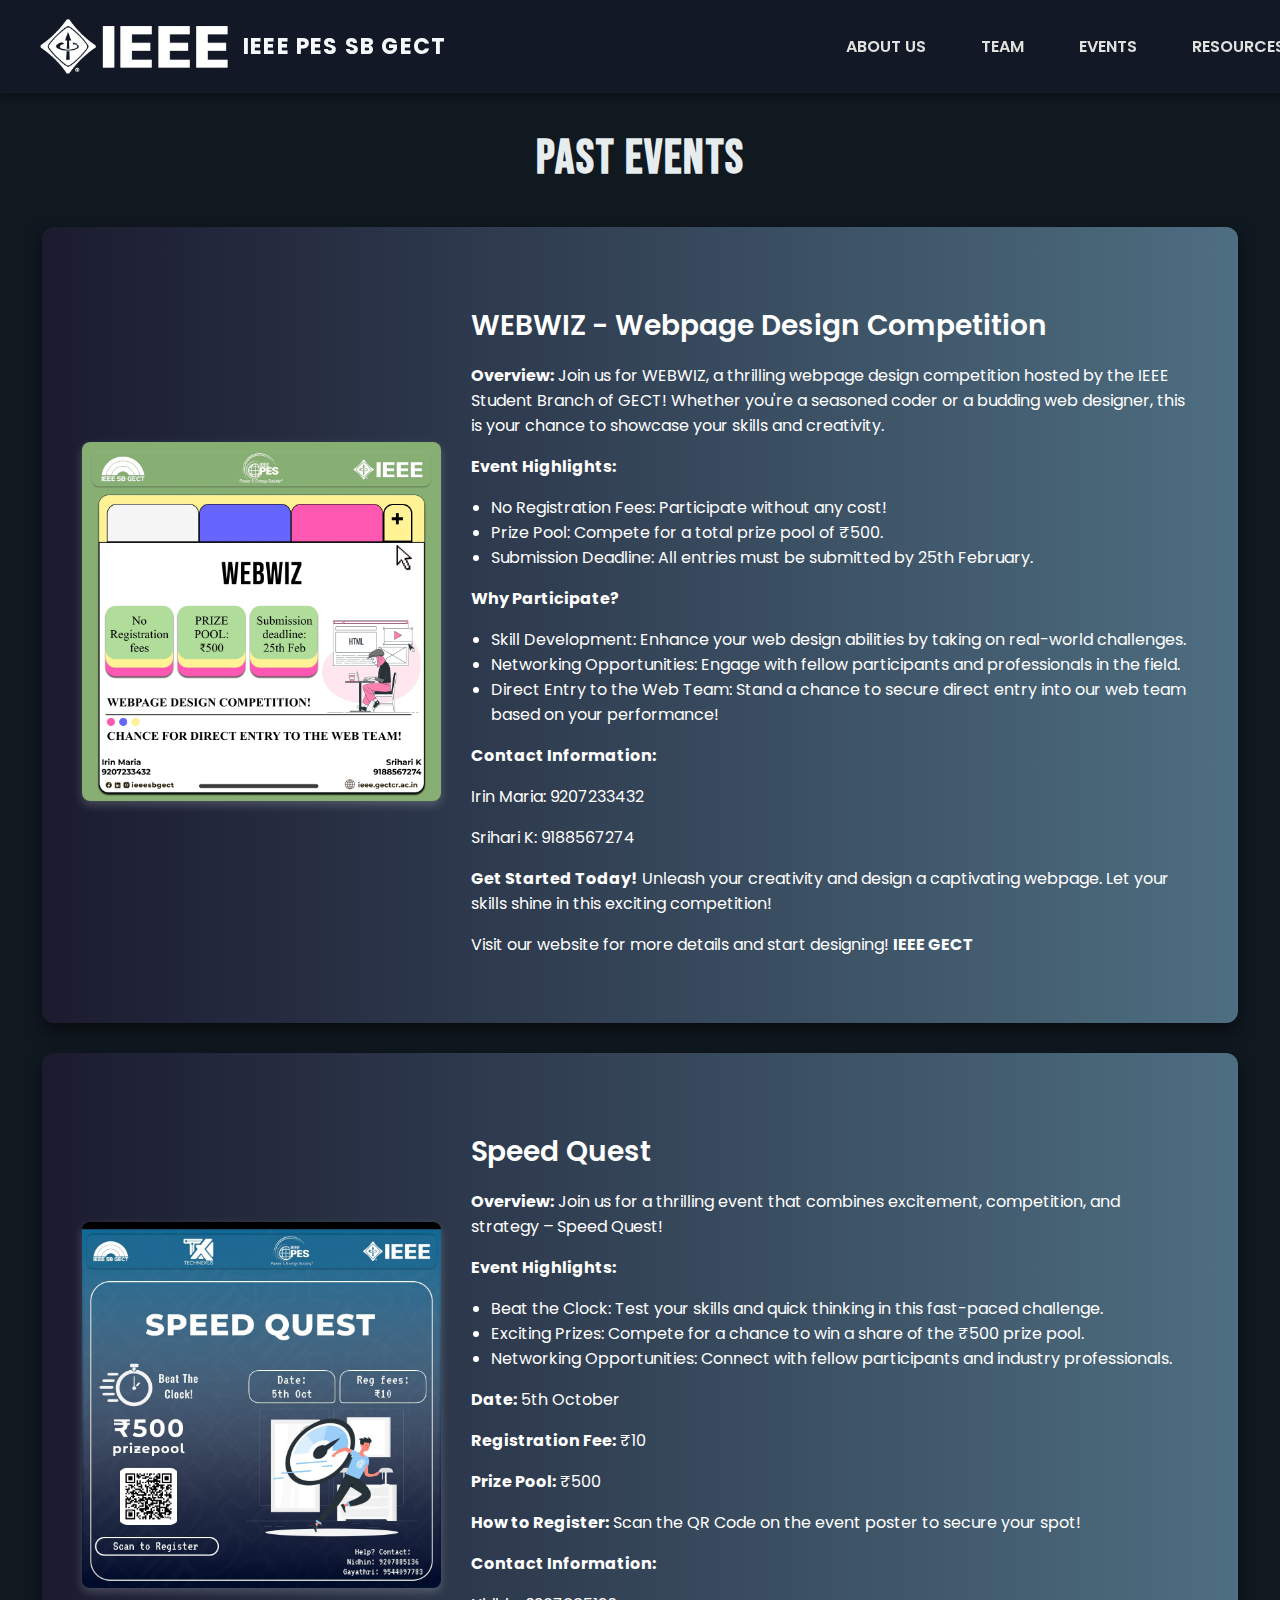
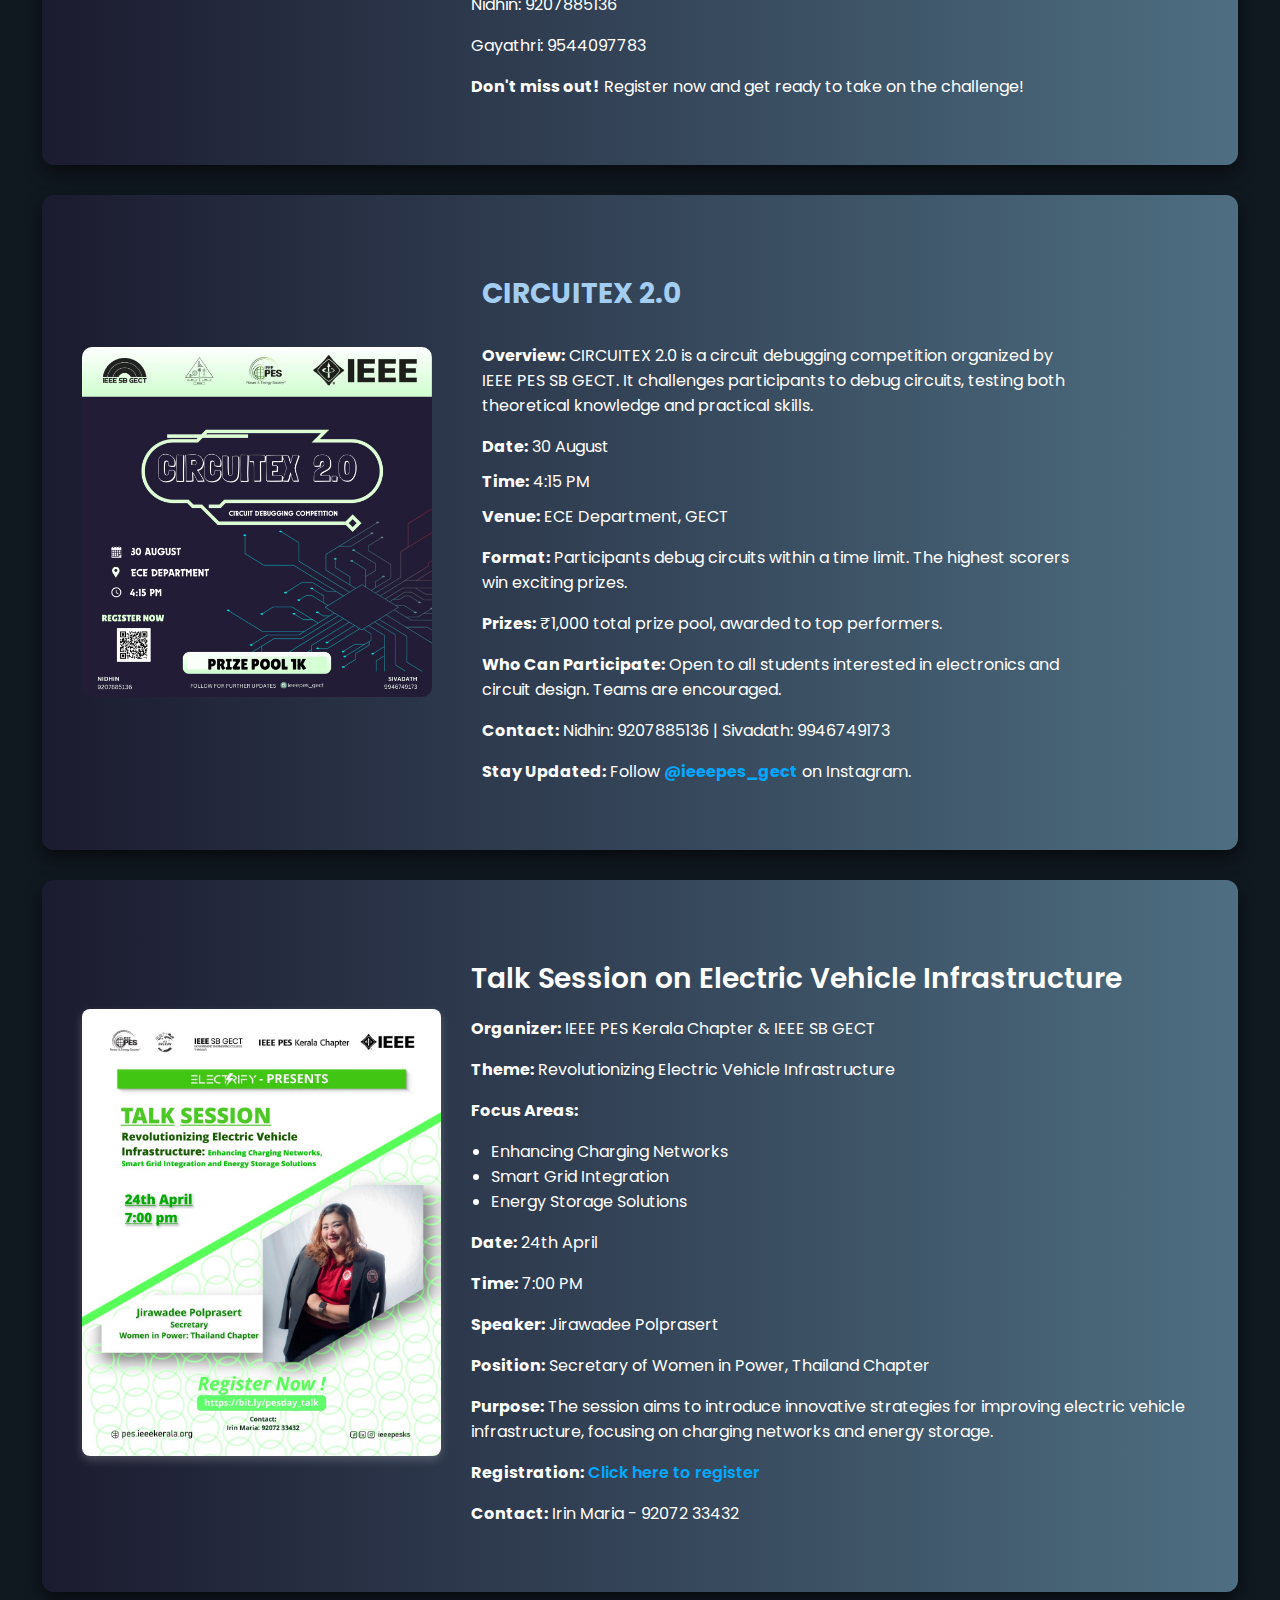
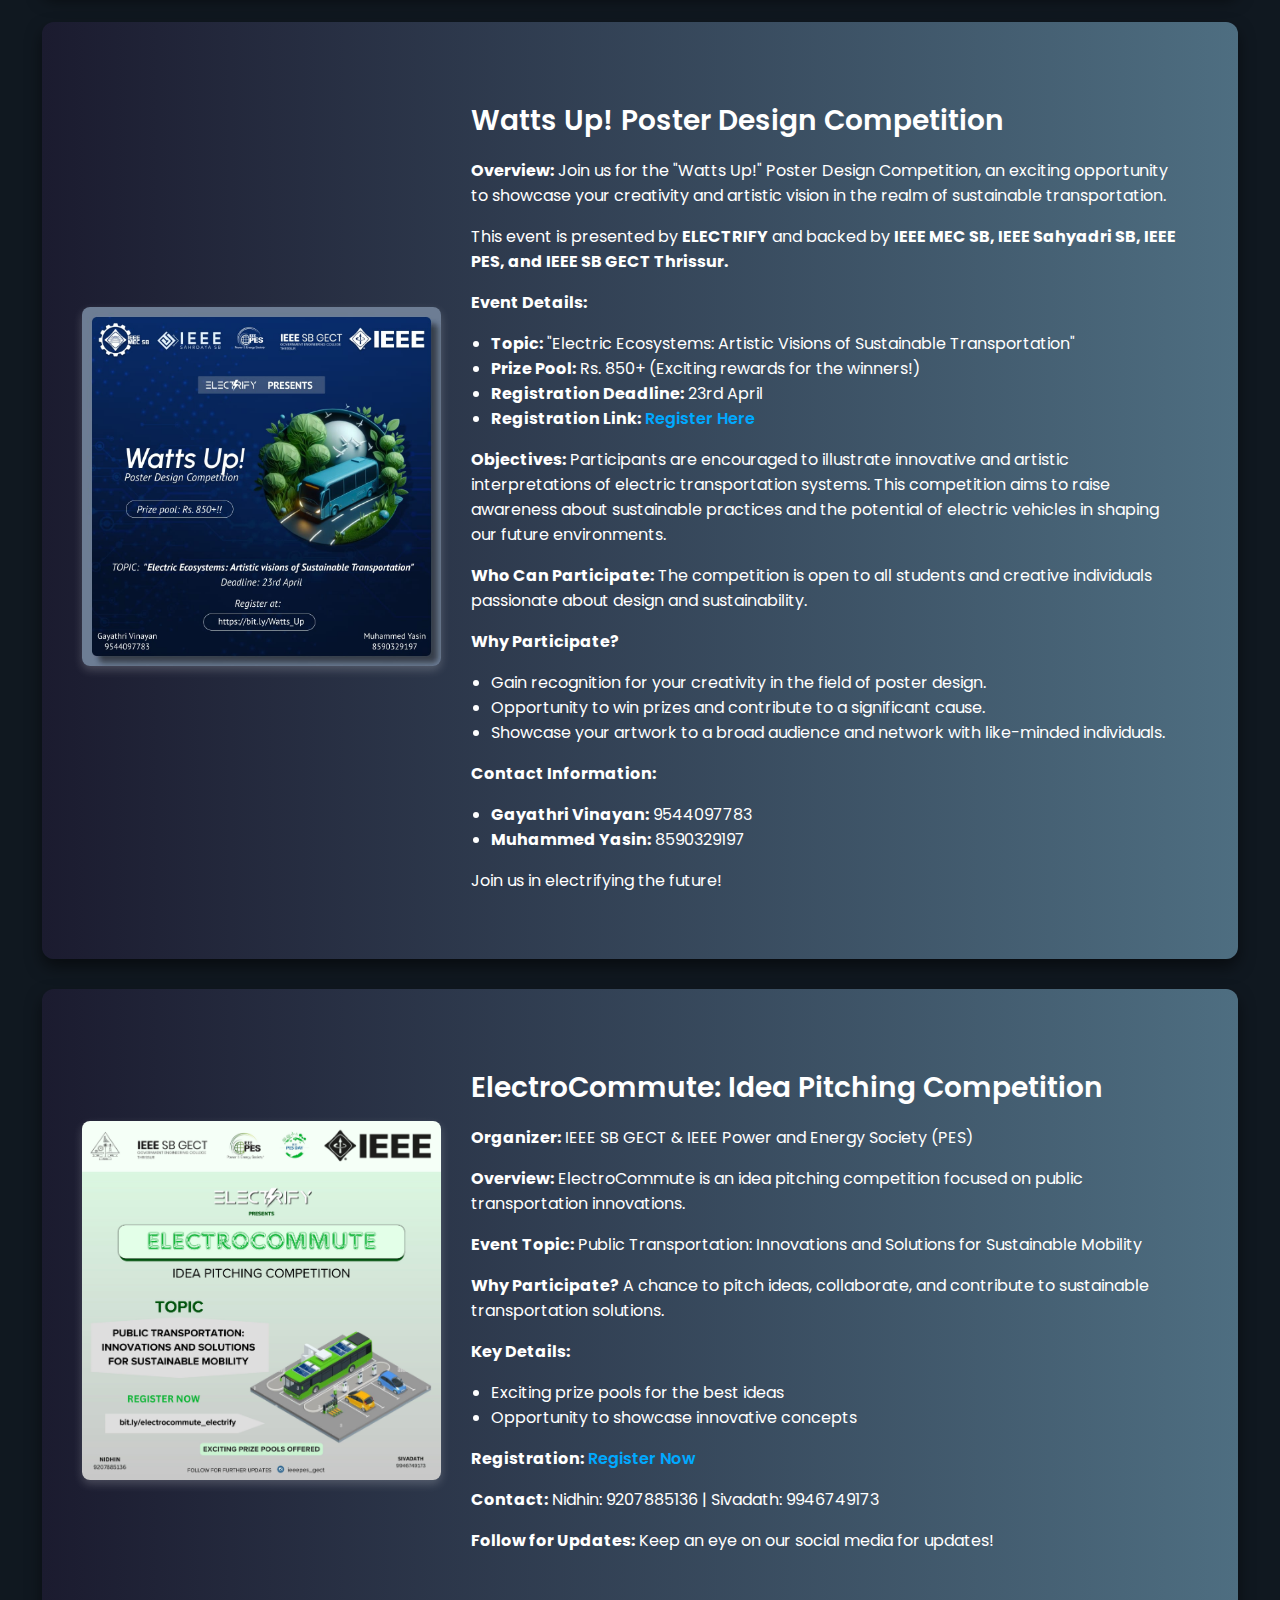
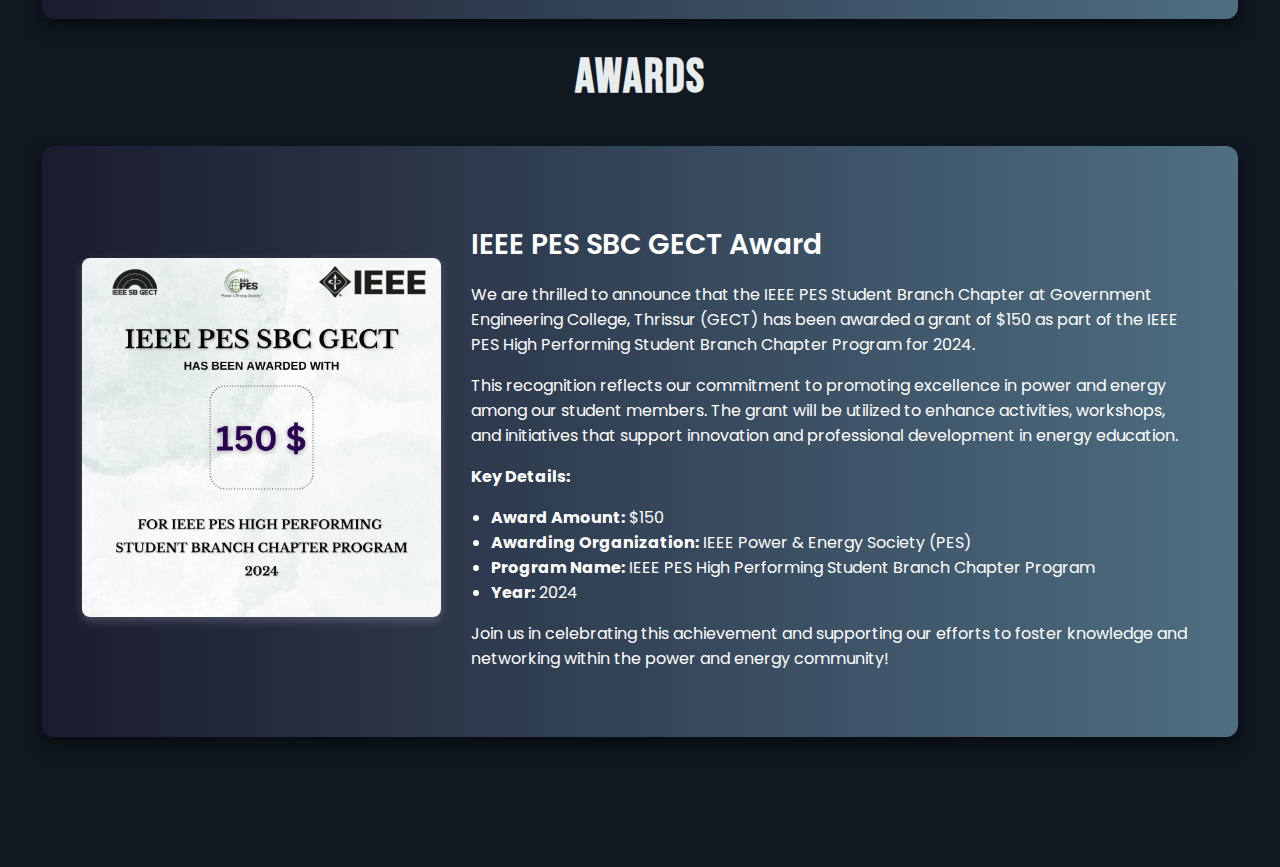
<file: events.html>
<!DOCTYPE html>
<html lang="en">
<head>
    <meta charset="UTF-8">
    <meta name="viewport" content="width=device-width, initial-scale=1.0">
    <title>IEEE PES SB GECT</title>

    <link rel="stylesheet" href="style.css">
</head>
<body>
    <header>
        <nav class="navbar">
            <div class="logo-container">
                <img src="ieee.png" alt="IEEE Logo" class="logo">
                <span class="site-title">IEEE PES SB GECT</span>
            </div>
            <ul class="nav-links" id="nav-links">
                <li><a href="index.html">ABOUT US</a></li>
                <li><a href="team.html">TEAM</a></li>
                <li><a href="#events">EVENTS</a></li>
                <li><a href="resources.html">RESOURCES</a></li>
            </ul>
            <div class="menu-icon" id="menu-icon">
                <span></span>
                <span></span>
                <span></span>
            </div>
        </nav>
    </header> 

    <section class="events">
        <h2 class="section-title">Past Events</h2>

        <div class="event-box-ev">
            <div class="event-image-ev">
                <img src="webwiz.jpg" alt="Speed Quest">
            </div>
            <div class="event-content-ev">
                <h3>WEBWIZ - Webpage Design Competition</h3>
                <p><strong>Overview:</strong> Join us for WEBWIZ, a thrilling webpage design competition hosted by the IEEE Student Branch of GECT! Whether you're a seasoned coder or a budding web designer, this is your chance to showcase your skills and creativity.</p>
                <p><strong>Event Highlights:</strong></p>
                <ul>
                    <li>No Registration Fees: Participate without any cost!</li>
                    <li>Prize Pool: Compete for a total prize pool of ₹500.</li>
                    <li>Submission Deadline: All entries must be submitted by 25th February.</li>
                </ul>
                <p><strong>Why Participate?</strong></p>
                <ul>
                    <li>Skill Development: Enhance your web design abilities by taking on real-world challenges.</li>
                    <li>Networking Opportunities: Engage with fellow participants and professionals in the field.</li>
                    <li>Direct Entry to the Web Team: Stand a chance to secure direct entry into our web team based on your performance!</li>
                </ul>
                <p><strong>Contact Information:</strong></p>
                <p>Irin Maria: 9207233432</p>
                <p>Srihari K: 9188567274</p>
                <p><strong>Get Started Today!</strong> Unleash your creativity and design a captivating webpage. Let your skills shine in this exciting competition!</p>
                <p>Visit our website for more details and start designing! <strong>IEEE GECT</strong></p>
            </div>            
        </div>

        <div class="event-box-ev">
            <div class="event-image-ev">
                <img src="speed_quest.jpg" alt="Speed Quest">
            </div>
            <div class="event-content-ev">
                <h3>Speed Quest</h3>
                <p><strong>Overview:</strong> Join us for a thrilling event that combines excitement, competition, and strategy – Speed Quest!</p>
                <p><strong>Event Highlights:</strong></p>
                <ul>
                    <li>Beat the Clock: Test your skills and quick thinking in this fast-paced challenge.</li>
                    <li>Exciting Prizes: Compete for a chance to win a share of the ₹500 prize pool.</li>
                    <li>Networking Opportunities: Connect with fellow participants and industry professionals.</li>
                </ul>
                <p><strong>Date:</strong> 5th October</p>
                <p><strong>Registration Fee:</strong> ₹10</p>
                <p><strong>Prize Pool:</strong> ₹500</p>
                <p><strong>How to Register:</strong> Scan the QR Code on the event poster to secure your spot!</p>
                <p><strong>Contact Information:</strong></p>
                <p>Nidhin: 9207885136</p>
                <p>Gayathri: 9544097783</p>
                <p><strong>Don't miss out!</strong> Register now and get ready to take on the challenge!</p>
            </div>            
        </div>

        <div class="event-box">
            <img src="Circuitex.jpg" alt="Circuitex 2.0 Event" class="event-image">
            <div class="event-content">
                <h3>CIRCUITEX 2.0</h3>
                <p><strong>Overview:</strong> CIRCUITEX 2.0 is a circuit debugging competition organized by IEEE PES SB GECT. It challenges participants to debug circuits, testing both theoretical knowledge and practical skills.</p>
                
                <ul>
                    <li><strong>Date:</strong> 30 August</li>
                    <li><strong>Time:</strong> 4:15 PM</li>
                    <li><strong>Venue:</strong> ECE Department, GECT</li>
                </ul>

                <p><strong>Format:</strong> Participants debug circuits within a time limit. The highest scorers win exciting prizes.</p>

                <p><strong>Prizes:</strong> ₹1,000 total prize pool, awarded to top performers.</p>

                <p><strong>Who Can Participate:</strong> Open to all students interested in electronics and circuit design. Teams are encouraged.</p>

                <p><strong>Contact:</strong> Nidhin: 9207885136 | Sivadath: 9946749173</p>

                <p><strong>Stay Updated:</strong> Follow <a href="https://instagram.com/ieeepes_gect" target="_blank">@ieeepes_gect</a> on Instagram.</p>
            </div>
        </div>

        <div class="event-box-ev">
            <div class="event-image-ev">
                <img src="Electrify.jpg" alt="Electric Vehicle Talk Session">
            </div>
            <div class="event-content-ev">
                <h3>Talk Session on Electric Vehicle Infrastructure</h3>
                <p><strong>Organizer:</strong> IEEE PES Kerala Chapter & IEEE SB GECT</p>
                <p><strong>Theme:</strong> Revolutionizing Electric Vehicle Infrastructure</p>
                <p><strong>Focus Areas:</strong></p>
                <ul>
                    <li>Enhancing Charging Networks</li>
                    <li>Smart Grid Integration</li>
                    <li>Energy Storage Solutions</li>
                </ul>
                <p><strong>Date:</strong> 24th April</p>
                <p><strong>Time:</strong> 7:00 PM</p>
                <p><strong>Speaker:</strong> Jirawadee Polprasert</p>
                <p><strong>Position:</strong> Secretary of Women in Power, Thailand Chapter</p>
                <p><strong>Purpose:</strong> The session aims to introduce innovative strategies for improving electric vehicle infrastructure, focusing on charging networks and energy storage.</p>
                <p><strong>Registration:</strong> <a href="Registration Link" target="_blank">Click here to register</a></p>
                <p><strong>Contact:</strong> Irin Maria - 92072 33432</p>
            </div>
        </div>

        <div class="event-box-ev">
            <div class="event-image-ev">
                <img src="Watts up.jpg" alt="Watts Up! Poster Design Competition">
            </div>
            <div class="event-content-ev">
                <h3>Watts Up! Poster Design Competition</h3>
                <p><strong>Overview:</strong> Join us for the "Watts Up!" Poster Design Competition, an exciting opportunity to showcase your creativity and artistic vision in the realm of sustainable transportation.</p>
                <p>This event is presented by <strong>ELECTRIFY</strong> and backed by <strong>IEEE MEC SB, IEEE Sahyadri SB, IEEE PES, and IEEE SB GECT Thrissur.</strong></p>
                
                <p><strong>Event Details:</strong></p>
                <ul>
                    <li><strong>Topic:</strong> "Electric Ecosystems: Artistic Visions of Sustainable Transportation"</li>
                    <li><strong>Prize Pool:</strong> Rs. 850+ (Exciting rewards for the winners!)</li>
                    <li><strong>Registration Deadline:</strong> 23rd April</li>
                    <li><strong>Registration Link:</strong> <a href="Registration Link" target="_blank">Register Here</a></li>
                </ul>
        
                <p><strong>Objectives:</strong> Participants are encouraged to illustrate innovative and artistic interpretations of electric transportation systems. This competition aims to raise awareness about sustainable practices and the potential of electric vehicles in shaping our future environments.</p>
                
                <p><strong>Who Can Participate:</strong> The competition is open to all students and creative individuals passionate about design and sustainability.</p>
        
                <p><strong>Why Participate?</strong></p>
                <ul>
                    <li>Gain recognition for your creativity in the field of poster design.</li>
                    <li>Opportunity to win prizes and contribute to a significant cause.</li>
                    <li>Showcase your artwork to a broad audience and network with like-minded individuals.</li>
                </ul>
        
                <p><strong>Contact Information:</strong></p>
                <ul>
                    <li><strong>Gayathri Vinayan:</strong> 9544097783</li>
                    <li><strong>Muhammed Yasin:</strong> 8590329197</li>
                </ul>
        
                <p>Join us in electrifying the future!</p>
            </div>
        </div>

        <div class="event-box-ev">
            <div class="event-image-ev">
                <img src="Electrocimmute.jpg" alt="ElectroCommute Competition">
            </div>
            <div class="event-content-ev">
                <h3>ElectroCommute: Idea Pitching Competition</h3>
                <p><strong>Organizer:</strong> IEEE SB GECT & IEEE Power and Energy Society (PES)</p>
                <p><strong>Overview:</strong> ElectroCommute is an idea pitching competition focused on public transportation innovations.</p>
                <p><strong>Event Topic:</strong> Public Transportation: Innovations and Solutions for Sustainable Mobility</p>
                <p><strong>Why Participate?</strong> A chance to pitch ideas, collaborate, and contribute to sustainable transportation solutions.</p>
                <p><strong>Key Details:</strong></p>
                <ul>
                    <li>Exciting prize pools for the best ideas</li>
                    <li>Opportunity to showcase innovative concepts</li>
                </ul>
                <p><strong>Registration:</strong> <a href="Registration Link" target="_blank">Register Now</a></p>
                <p><strong>Contact:</strong> Nidhin: 9207885136 | Sivadath: 9946749173</p>
                <p><strong>Follow for Updates:</strong> Keep an eye on our social media for updates!</p>
            </div>
        </div>

        <h2 class="section-title">Awards</h2>

        <!-- Event 5: IEEE PES SBC GECT Award -->
<div class="event-box-ev">
    <div class="event-image-ev">
        <img src="SBCP.jpg" alt="IEEE PES SBC GECT Award">
    </div>
    <div class="event-content-ev">
        <h3>IEEE PES SBC GECT Award</h3>
        <p>We are thrilled to announce that the IEEE PES Student Branch Chapter at Government Engineering College, Thrissur (GECT) has been awarded a grant of $150 as part of the IEEE PES High Performing Student Branch Chapter Program for 2024.</p>
        <p>This recognition reflects our commitment to promoting excellence in power and energy among our student members. The grant will be utilized to enhance activities, workshops, and initiatives that support innovation and professional development in energy education.</p>
        <p><strong>Key Details:</strong></p>
        <ul>
            <li><strong>Award Amount:</strong> $150</li>
            <li><strong>Awarding Organization:</strong> IEEE Power & Energy Society (PES)</li>
            <li><strong>Program Name:</strong> IEEE PES High Performing Student Branch Chapter Program</li>
            <li><strong>Year:</strong> 2024</li>
        </ul>
        <p>Join us in celebrating this achievement and supporting our efforts to foster knowledge and networking within the power and energy community!</p>
    </div>
</div>

    </section>

</body>
</html>
</file>
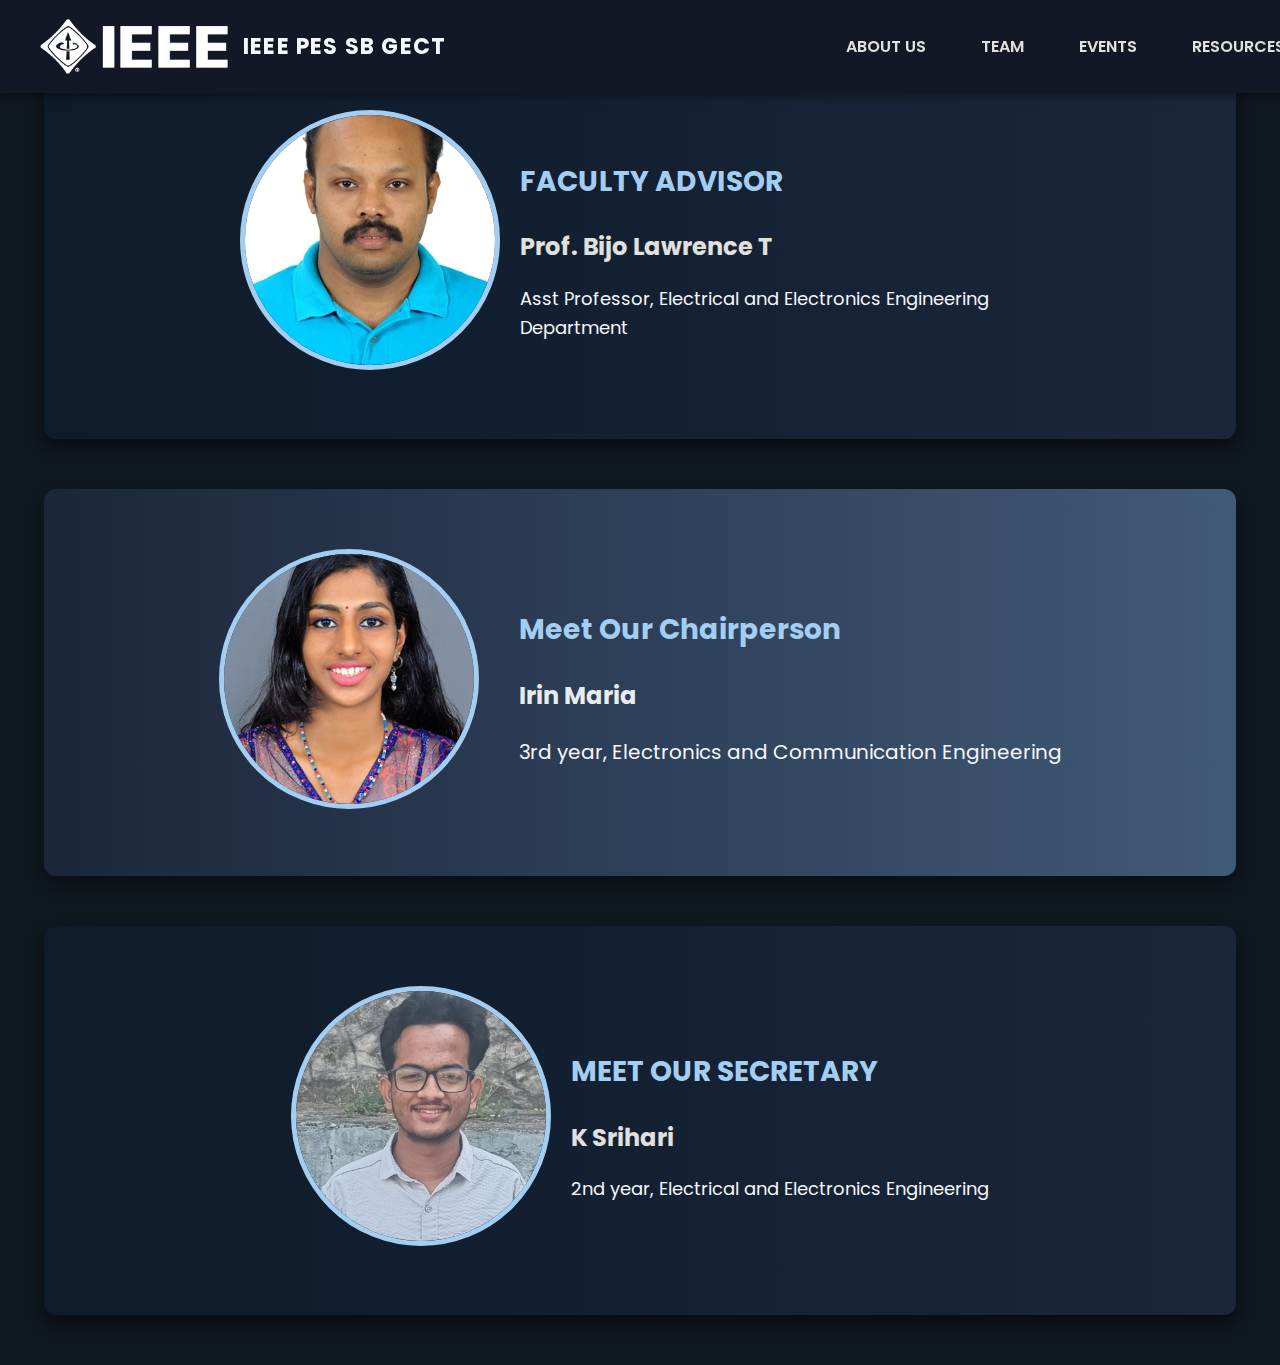
<file: team.html>
<!DOCTYPE html>
<html lang="en">
<head>
    <meta charset="UTF-8">
    <meta name="viewport" content="width=device-width, initial-scale=1.0">
    <title>About Us - IEEE PES SB GECT</title>

    <link rel="preconnect" href="https://fonts.googleapis.com">
    <link rel="preconnect" href="https://fonts.gstatic.com" crossorigin>
    <link href="https://fonts.googleapis.com/css2?family=Kanit:wght@100;500&family=Nunito+Sans:ital,opsz,wght@0,6..12,200..1000;1,6..12,200..1000&family=Roboto+Mono:ital,wght@0,100..700;1,100..700&display=swap" rel="stylesheet">

    <link rel="stylesheet" href="style.css">
</head>
<body>
    <header>
        <nav class="navbar">
            <div class="logo-container">
                <img src="ieee.png" alt="IEEE Logo" class="logo">
                <span class="site-title">IEEE PES SB GECT</span>
            </div>
            <ul class="nav-links" id="nav-links">
                <li><a href="index.html">ABOUT US</a></li>
                <li><a href="#team">TEAM</a></li>
                <li><a href="events.html">EVENTS</a></li>
                <li><a href="resources.html">RESOURCES</a></li>
            </ul>
            <div class="menu-icon" id="menu-icon">
                <span></span>
                <span></span>
                <span></span>
            </div>
        </nav>
    </header> 

    <section class="faculty-advisor">
        <div class="faculty-advisor-content">
            <div class="faculty-image">
                <img src="bijo.jpg" alt="Prof. Bijo Lawrence T">
            </div>
            <div class="faculty-text">
                <h2>Faculty Advisor</h2>
                <h3>Prof. Bijo Lawrence T</h3>
                <p>Asst Professor, Electrical and Electronics Engineering Department</p>
            </div>
        </div>
    </section>

    <section class="chairperson">
        <div class="chairperson-image">
            <img src="irin.jpg" alt="Irin Maria - Chairperson">
        </div>
        <div class="chairperson-content">
            <h2>Meet Our Chairperson</h2>
            <h3>Irin Maria</h3>
            <p>
                3rd year, Electronics and Communication Engineering
            </p>
        </div>
    </section>

    <section class="secretary">
        <div class="secretary-content">
            <div class="secretary-image">
                <img src="srihari.jpg" alt="K Srihari">
            </div>
            <div class="secretary-text">
                <h2>Meet Our Secretary</h2>
                <h3>K Srihari</h3>
                <p>2nd year, Electrical and Electronics Engineering</p>
            </div>
        </div>
    </section>

    <script src="script.js"></script>
</body>
</html>
</file>
<file: style.css>
/* Full-Width Top Navigation Bar */
@import url('https://fonts.googleapis.com/css2?family=Poppins:wght@300;400;500;600;700&display=swap');
@import url('https://fonts.googleapis.com/css2?family=Bebas+Neue&display=swap');
@import url('https://fonts.googleapis.com/css2?family=Poppins:wght@300;400;600&display=swap');
@import url('https://fonts.googleapis.com/css2?family=Poppins:wght@300;400;600&display=swap');

.navbar {
    display: flex;
    justify-content: space-between;
    align-items: center;
    background: #121826;
    padding: 18px 40px;
    width: 100%;
    position: fixed;
    top: 0;
    left: 0;
    z-index: 1000;
    box-shadow: 0 4px 8px rgba(0, 0, 0, 0.2);
}

/* Logo Container */
.logo-container {
    display: flex;
    align-items: center;
}

/* IEEE Logo */
.logo {
    height: 55px;
    margin-right: 15px;
}

/* Title Text */
.site-title {
    font-size: 22px;
    font-weight: bold;
    color: #F5F7FA; /* Light Grayish White */
    text-transform: uppercase;
    letter-spacing: 1.2px;
}

/* Navigation Links */
.nav-links {
    list-style: none;
    display: flex;
    gap: 30px;
    margin-left: auto;  /* Pushes the links slightly left */
    padding-right: 20px; /* Adds space on the right to avoid cutting off */
    flex-wrap: wrap; /* Ensures responsiveness */
}

.nav-links li {
    display: inline;
}

.nav-links a {
    text-decoration: none;
    color: #F5F7FA; /* Light Gray */
    font-weight: 600;
    padding: 12px 18px;
    border-radius: 6px;
    transition: all 0.3s ease-in-out;
}

.nav-links a:hover {
    background: #1E293B; /* Slightly lighter navy for hover effect */
    color: #00A9FF; /* Bright blue accent */
    box-shadow: 0 4px 10px rgba(0, 169, 255, 0.3);
    transform: translateY(-2px);
}

/* Default - Hidden on larger screens */
.menu-icon {
    display: none;
    flex-direction: column;
    cursor: pointer;
}

/* Hamburger bars */
.menu-icon span {
    width: 30px;
    height: 3px;
    background-color: white;
    margin: 5px;
    border-radius: 5px;
    transition: all 0.3s ease-in-out;
}

/* Show menu icon on smaller screens */
@media (max-width: 768px) {
    .menu-icon {
        display: flex;
    }
}

/* Responsive Design */
@media (max-width: 768px) {
    .nav-links {
        display: none;
        flex-direction: column;
        position: absolute;
        top: 70px;
        right: 30px;
        background: #1E293B; /* Dark background for mobile menu */
        padding: 15px;
        border-radius: 12px;
        box-shadow: 0 8px 16px rgba(0, 0, 0, 0.3);
    }

    .nav-links.active {
        display: flex;
    }


}  

/* Main Hero Section */
.hero {
    display: flex;
    align-items: center;
    justify-content: center;
    text-align: center;
    min-height: 90vh;
    background: linear-gradient(to right, #121826, #1E293B); /* Dark gradient background */
    color: #F5F7FA; /* Light text for contrast */
    padding: 60px 20px;
}

.hero-content {
    max-width: 900px;
    background: rgba(30, 41, 59, 0.8); /* Semi-transparent dark box */
    padding: 40px;
    border-radius: 15px; /* Rounded edges for a soft, modern feel */
    box-shadow: 0 10px 25px rgba(0, 0, 0, 0.3); /* Depth effect */
    backdrop-filter: blur(8px); /* Slight blur for glassmorphism effect */
}

.hero-content h1 {
    font-size: 36px;
    font-weight: bold;
    margin-bottom: 20px;
    color: #A3CEF1; /* Soft sky blue for title */
    text-transform: uppercase;
    letter-spacing: 1.5px;
}

.hero-content p {
    font-size: 18px;
    line-height: 1.8;
    margin-bottom: 15px;
}

/* Responsive Design */
@media (max-width: 768px) {
    .hero {
        padding: 40px 15px;
    }

    .hero-content {
        padding: 30px;
    }

    .hero-content h1 {
        font-size: 28px;
    }

    .hero-content p {
        font-size: 16px;
    }
}

/* MISSION Section */
.mission {
    display: flex;
    align-items: center;
    justify-content: center;
    background: #121826; /* Dark background */
    padding: 60px 20px;
}

.mission-content {
    background: #1E293B; /* Slightly lighter dark blue box */
    color: #F5F7FA; /* Light Grayish White for readability */
    padding: 30px;
    border-radius: 12px; /* Rounded edges */
    max-width: 600px; /* Ensures content is well-aligned */
    box-shadow: 0 8px 16px rgba(0, 0, 0, 0.3); /* Soft shadow for depth */
}

.mission-content h2 {
    font-size: 28px;
    font-weight: bold;
    text-align: center;
    color: #A3CEF1; /* Soft blue accent */
    margin-bottom: 15px;
}

.mission-content p {
    font-size: 18px;
    line-height: 1.6;
    text-align: center;
}

.mission-approval {
    font-size: 16px;
    font-style: italic;
    margin-top: 15px;
    text-align: center;
    color: #A3CEF1;
}

/* Mission Image */
.mission-image {
    margin-left: 40px; /* Spacing between text and image */
}

.mission-image img {
    width: 185px; /* Adjust size as per need */
    height: auto;
    border-radius: 10px; /* Slight rounding on image edges */
    box-shadow: 0 4px 10px rgba(255, 255, 255, 0.1); /* Subtle shadow */
}

/* Responsive Design */
@media (max-width: 768px) {
    .mission {
        flex-direction: column;
        text-align: center;
    }

    .mission-image {
        margin-top: 20px;
        margin-left: 0;
    }

    .mission-image img {
        width: 180px;
    }
}

.vision {
    display: flex;
    align-items: center;
    justify-content: center;
    background: #121826; /* Dark background */
    padding: 60px 20px;
}

.vision-content {
    background: #1E293B; /* Slightly lighter dark blue box */
    color: #F5F7FA; /* Light Grayish White for readability */
    padding: 30px;
    border-radius: 12px; /* Rounded edges */
    max-width: 600px; /* Ensures content is well-aligned */
    box-shadow: 0 8px 16px rgba(0, 0, 0, 0.3); /* Soft shadow for depth */
}

.vision-content h2 {
    font-size: 28px;
    font-weight: bold;
    text-align: center;
    color: #A3CEF1; /* Soft blue accent */
    margin-bottom: 15px;
}

.vision-content p {
    font-size: 18px;
    line-height: 1.6;
    text-align: center;
}

.vision-approval {
    font-size: 16px;
    font-style: italic;
    margin-top: 15px;
    text-align: center;
    color: #A3CEF1;
}

/* Vision Image */
.vision-image {
    margin-left: 50px; /* Increased spacing between text and image */
}

.vision-image img {
    width: 440px; /* Increased size for better visibility */
    height: auto;
    border-radius: 10px; /* Slight rounding on image edges */
    box-shadow: 0 4px 10px rgba(255, 255, 255, 0.1); /* Subtle shadow */
}

/* Responsive Design */
@media (max-width: 768px) {
    .vision {
        flex-direction: column;
        text-align: center;
    }

    .vision-image {
        margin-top: 20px;
        margin-left: 0;
    }

    .vision-image img {
        width: 280px; /* Slightly increased size on mobile */
    }
}

/* General Styles */
body {
    font-family: Arial, sans-serif;
    background-color: #101820;
    color: #121826;
    margin: 0;
    padding: 0;
}

/* Chairperson Section */
.chairperson {
    display: flex;
    align-items: center;
    justify-content: center;
    flex-wrap: wrap;
    background: linear-gradient(to right, #1B263B, #415A77); /* Dark Navy to Steel Blue */
    color: white;
    padding: 60px 20px;
    border-radius: 12px;
    max-width: 90%;
    margin: 50px auto;
    box-shadow: 0 8px 16px rgba(0, 0, 0, 0.4);
}

/* Image Styling */
.chairperson-image img {
    width: 250px;
    height: 250px;
    object-fit: cover;
    border-radius: 50%;
    border: 5px solid #A3CEF1;
}

/* Content Styling */
.chairperson-content {
    max-width: 600px;
    margin-left: 40px;
}

.chairperson-content h2 {
    font-size: 28px;
    margin-bottom: 10px;
    color: #A3CEF1;
}

.chairperson-content h3 {
    font-size: 24px;
    margin-bottom: 10px;
    color: #E7ECEF;
}

.chairperson-content p {
    font-size: 20px;
    line-height: 1.6;
    margin-bottom: 12px;
}

/* Responsive Design */
@media (max-width: 768px) {
    .chairperson {
        flex-direction: column;
        text-align: center;
        padding: 40px 15px;
    }

    .chairperson-image img {
        width: 200px;
        height: 200px;
    }

    .chairperson-content {
        margin-left: 0;
        margin-top: 20px;
    }
}

.secretary {
    display: flex;
    align-items: center;
    justify-content: center;
    flex-wrap: wrap;
    background: linear-gradient(to right, #0D1B2A, #1B263B); /* Darker Gradient */
    color: white;
    padding: 60px 20px;
    border-radius: 12px;
    max-width: 90%;
    margin: 50px auto;
    box-shadow: 0 8px 16px rgba(0, 0, 0, 0.5);
}

.secretary-content {
    display: flex;
    align-items: center;
    gap: 20px; /* Adds space between image and text */
    max-width: 800px;
    text-align: left;
}

.secretary-image img {
    width: 250px;
    height: 250px;
    object-fit: cover;
    border-radius: 50%;
    border: 5px solid #A3CEF1;
}

.secretary-text {
    flex: 1; /* Takes remaining space */
}

.secretary h2 {
    font-size: 28px;
    text-transform: uppercase;
    color: #A3CEF1; /* Soft Sky Blue */
    margin-bottom: 10px;
}

.secretary h3 {
    font-size: 24px;
    font-weight: bold;
    color: #E0E1DD; /* Light Gray */
    margin-bottom: 15px;
}

.secretary p {
    font-size: 18px;
    line-height: 1.6;
    color: #F5F7FA; /* Light Grayish White */
    margin-bottom: 10px;
}

/* Responsive Design */
@media (max-width: 600px) {
    .secretary-content {
        flex-direction: column;
        text-align: center;
    }

    .secretary-image img {
        width: 120px;
        height: 120px;
    }
}

.chairperson-content, .secretary-content {
    font-family: "Poppins", sans-serif;
    font-weight: 400; /* Normal weight */
    font-size: 18px;
    line-height: 1.6;
    color: #F5F7FA; /* Light Grayish White */
}

.faculty-advisor {
    display: flex;
    align-items: center;
    justify-content: center;
    flex-wrap: wrap;
    background: linear-gradient(to right, #0D1B2A, #1B263B); /* Darker Gradient */
    color: white;
    padding: 60px 20px;
    border-radius: 12px;
    max-width: 90%;
    margin: 50px auto;
    box-shadow: 0 8px 16px rgba(0, 0, 0, 0.5);
}

.faculty-advisor-content {
    display: flex;
    align-items: center;
    gap: 20px; /* Adds space between image and text */
    max-width: 800px;
    text-align: left;
}

.faculty-image img {
    width: 250px;
    height: 250px;
    object-fit: cover;
    border-radius: 50%;
    border: 5px solid #A3CEF1;
}

.faculty-text {
    flex: 1; /* Takes remaining space */
}

.faculty-advisor h2 {
    font-size: 28px;
    text-transform: uppercase;
    color: #A3CEF1; /* Soft Sky Blue */
    margin-bottom: 10px;
}

.faculty-advisor h3 {
    font-size: 24px;
    font-weight: bold;
    color: #E0E1DD; /* Light Gray */
    margin-bottom: 15px;
}

.faculty-advisor p {
    font-size: 18px;
    line-height: 1.6;
    color: #F5F7FA; /* Light Grayish White */
    margin-bottom: 10px;
}

/* Responsive Design */
@media (max-width: 600px) {
    .faculty-advisor-content {
        flex-direction: column;
        text-align: center;
    }

    .faculty-image img {
        width: 120px;
        height: 120px;
    }
}

.faculty-advisor-content {
    font-family: "Poppins", sans-serif;
    font-weight: 400; /* Normal weight */
    font-size: 18px;
    line-height: 1.6;
    color: #F5F7FA; /* Light Grayish White */
}

/* General Styling */
/* Navbar */
.navbar {
    display: flex;
    justify-content: space-between;
    align-items: center;
    background: #121826;
    padding: 18px 40px;
    width: 100%;
    position: fixed;
    top: 0;
    left: 0;
    z-index: 1000;
    box-shadow: 0 4px 8px rgba(0, 0, 0, 0.3);
}

.logo-container {
    display: flex;
    align-items: center;
}

.logo {
    height: 55px;
    margin-right: 15px;
}

.site-title {
    font-size: 22px;
    font-weight: bold;
    color: #F5F7FA;
    text-transform: uppercase;
    letter-spacing: 1.2px;
}

.nav-links {
    list-style: none;
    display: flex;
    gap: 25px;
}

.nav-links a {
    text-decoration: none;
    color: #E0E1DD;
    font-weight: 600;
    padding: 10px 15px;
    border-radius: 6px;
    transition: all 0.3s ease-in-out;
}

.nav-links a:hover, .nav-links .active {
    background: #415A77;
    color: #F5F7FA;
    box-shadow: 0 4px 10px rgba(65, 90, 119, 0.3);
    transform: translateY(-2px);
}

/* Events Section */
.events {
    padding: 100px 20px;
    text-align: center;
}

.section-title {
    font-family: 'Bebas Neue', sans-serif;
    font-size: 48px;  /* Adjust as needed */
    font-weight: bold;
    text-align: center;
    color: #E7ECEF; /* Light grayish blue */
    text-transform: uppercase;
    letter-spacing: 2px;
    margin-top: 30px;
    
}

/* Event Box */
/* Event Box - CIRCUITEX 2.0 */
.event-box {
    display: flex;
    flex-wrap: wrap;
    align-items: center;
    background: linear-gradient(to right, #1B1B2F, #4E6E81); /* Darker Gradient (Same as 2nd event) */
    color: white;
    border-radius: 12px;
    padding: 40px;
    max-width: 90%;
    margin: 30px auto;
    box-shadow: 0 8px 16px rgba(0, 0, 0, 0.5);
    gap: 20px;
    text-align: left;
}

.event-image {
    width: 350px;
    height: auto;
    border-radius: 10px;
    margin-right: 20px;
}

.event-content {
    flex: 2;
    max-width: 600px;
    padding: 10px;
    font-family: "Poppins", sans-serif;
}

.event-content h3 {
    font-size: 28px;
    color: #A3CEF1;
}

.event-content ul {
    padding: 0;
    list-style-type: none;
}

.event-content ul li {
    margin-bottom: 10px;
}

.event-content a {
    color: #00A9FF;
    text-decoration: none;
    font-weight: bold;
}

.event-content a:hover {
    text-decoration: underline;
}

/* Responsive Design */
@media (max-width: 768px) {
    .event-box {
        flex-direction: column;
        text-align: center;
        padding: 20px;
    }

    .event-image img {
        max-width: 300px;
        margin-bottom: 20px;
    }

    .event-content {
        max-width: 100%;
        text-align: center;
    }
}


.event-box-ev {
    display: flex;
    flex-wrap: wrap;
    align-items: center;
    background: linear-gradient(to right, #1B1B2F, #4E6E81); /* Darker Gradient */
    color: white;
    border-radius: 12px;
    padding: 40px;
    max-width: 90%;
    margin: 30px auto;
    box-shadow: 0 8px 16px rgba(0, 0, 0, 0.5);
    gap: 20px;
}

.event-image-ev {
    flex: 1;
    text-align: left;
}

.event-image-ev img {
    width: 100%;
    max-width: 400px;
    border-radius: 8px;
    box-shadow: 0 4px 10px rgba(255, 255, 255, 0.2);
}

.event-content-ev {
    flex: 2;
    padding: 10px;
    text-align: left;
    font-family: "Poppins", sans-serif;
}

.event-content-ev h3 {
    font-size: 28px;
    font-weight: 600;
    margin-bottom: 10px;
}

.event-content-ev ul {
    padding-left: 20px;
    margin-bottom: 10px;
}

.event-content-ev ul li {
    font-size: 16px;
}

/* Registration Link */
.event-content-ev a {
    color: #00A9FF;
    text-decoration: none;
    font-weight: 600;
}

.event-content-ev a:hover {
    text-decoration: underline;
}

/* Responsive Design */
@media (max-width: 768px) {
    .event-box, .event-box-ev {
        flex-direction: column;
        padding: 20px;
    }

    .event-image img, .event-image-ev img {
        max-width: 300px;
    }

    .event-content, .event-content-ev {
        text-align: left;
    }
}

.resources-container {
    max-width: 900px;
    margin: 40px auto;
    padding: 20px;
}

/* General Page Styling */
body {
    font-family: 'Poppins', sans-serif;
    background-color: #101820; /* Almost Black */
    color: white;
    margin: 0;
    padding: 0;
}

/* Header */
.header {
    background: linear-gradient(to right, #274C77, #6096BA);
    padding: 20px;
    text-align: center;
}

.header h1 {
    font-size: 36px;
    color: #E7ECEF;
    margin: 0;
}

/* Resources Section */
.resources-container {
    max-width: 100vw;
    margin: 40px auto;
    padding: 20px;
}

.resources-container {
    display: flex;
    flex-direction: column;
    align-items: center;
    gap: 40px; /* Adds space between the two resource boxes */
    padding: 50px 10%;
}

.resource-box {
    position: relative;
    width: 100%;
    max-width: 900px;
    padding: 40px;
    border-radius: 15px;
    color: white;
    font-family: 'Poppins', sans-serif;
    box-shadow: 0 10px 30px rgba(0, 0, 0, 0.3);
    overflow: hidden;
    background-size: cover;
    background-position: center;
}

/* Background images for each resource box */
.resource-box:first-child {
    background: linear-gradient(to right, rgba(0, 0, 0, 0.7), rgba(0, 0, 0, 0.5)), 
                url('../images/ieee_resource.jpg') no-repeat center center/cover;
}

.resource-box:last-child {
    background: linear-gradient(to right, rgba(0, 0, 0, 0.7), rgba(0, 0, 0, 0.5)), 
                url('../images/pes_resource.jpg') no-repeat center center/cover;
}

/* Overlay effect to improve text readability */
.resource-box::before {
    content: "";
    position: absolute;
    top: 0;
    left: 0;
    width: 100%;
    height: 100%;
    background: rgba(0, 0, 0, 0.5);
    z-index: 0;
}

/* Make sure text is always on top */
.resource-box h2,
.resource-box p,
.resource-box a {
    position: relative;
    z-index: 1;
}

/* Heading Styling */
.resource-box h2 {
    font-size: 28px;
    margin-bottom: 15px;
    text-transform: uppercase;
    letter-spacing: 1px;
    font-weight: 600;
}

/* Paragraph Styling */
.resource-box p {
    font-size: 16px;
    line-height: 1.8;
    margin-bottom: 15px;
}

/* Link Styling */
.resource-box a {
    color: #A3CEF1;
    font-weight: bold;
    text-decoration: none;
    transition: color 0.3s;
}

.resource-box a:hover {
    color: #F5F7FA;
}
.resource-image2 {
    flex-shrink: 0;
    display: flex;
    justify-content: center;
    align-items: center;
    width: 320px; /* Fixed width for the box */
    height: 200px; /* Fixed height for the box */
    overflow: hidden; /* Prevents image from exceeding the box */
    border-radius: 10px;
    box-shadow: 0 5px 15px rgba(0, 0, 0, 0.3);
    background: rgba(255, 255, 255, 0.1); /* Optional background for aesthetics */
}

.resource-image2 img {
    width: 100%;
    height: 100%;
    object-fit: cover; /* Ensures image scales properly within the box */
    border-radius: 10px;
}
@media screen and (max-width: 768px) {
    .resource-box {
        flex-direction: column;
        text-align: center;
        padding: 20px;
    }

    .resource-content {
        text-align: center;
    }

    .resource-image img {
        width: 80%;
        max-width: 300px;
    }
}
</file>
